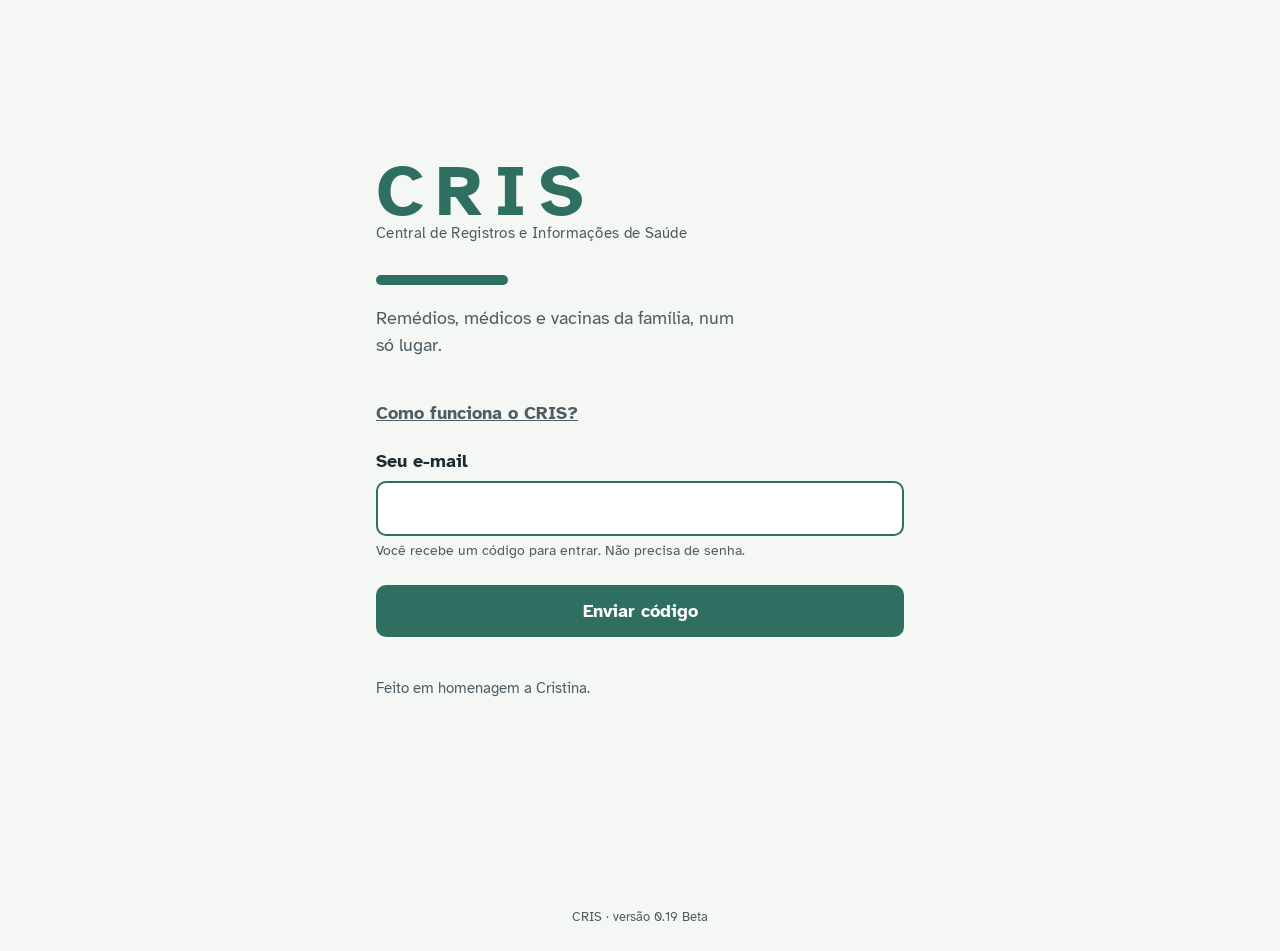
<file: index.html>
<!doctype html>
<html lang="pt-BR">
<head>
  <meta charset="utf-8">
  <meta name="viewport" content="width=device-width, initial-scale=1, viewport-fit=cover">
  <title>CRIS · Central de Registros e Informações de Saúde</title>
  <meta name="description" content="Registro de saúde da família">
  <meta name="theme-color" content="#2F6F62">
  <link rel="manifest" href="manifest.webmanifest">
  <link rel="icon" href="icons/icone-192.png">
  <link rel="apple-touch-icon" href="icons/icone-180.png">
  <meta name="apple-mobile-web-app-capable" content="yes">
  <meta name="mobile-web-app-capable" content="yes">
  <meta name="apple-mobile-web-app-title" content="CRIS">
  <meta name="apple-mobile-web-app-status-bar-style" content="default">
  <link rel="preconnect" href="https://fonts.googleapis.com">
  <link rel="preconnect" href="https://fonts.gstatic.com" crossorigin>
  <link href="https://fonts.googleapis.com/css2?family=Atkinson+Hyperlegible:wght@400;700&display=swap" rel="stylesheet">
  <link rel="stylesheet" href="css/estilo.css">
</head>
<body>
  <main id="app" aria-live="polite">
    <div class="carregando">Carregando…</div>
  </main>
  <footer class="versao">CRIS · versão <span id="versao-app"></span></footer>
  <div id="aviso" role="status" aria-live="polite"></div>
  <script type="module">
    import { VERSAO_APP } from './js/config.js';
    document.getElementById('versao-app').textContent = VERSAO_APP;
  </script>
  <script type="module" src="js/app.js"></script>
</body>
</html>
</file>
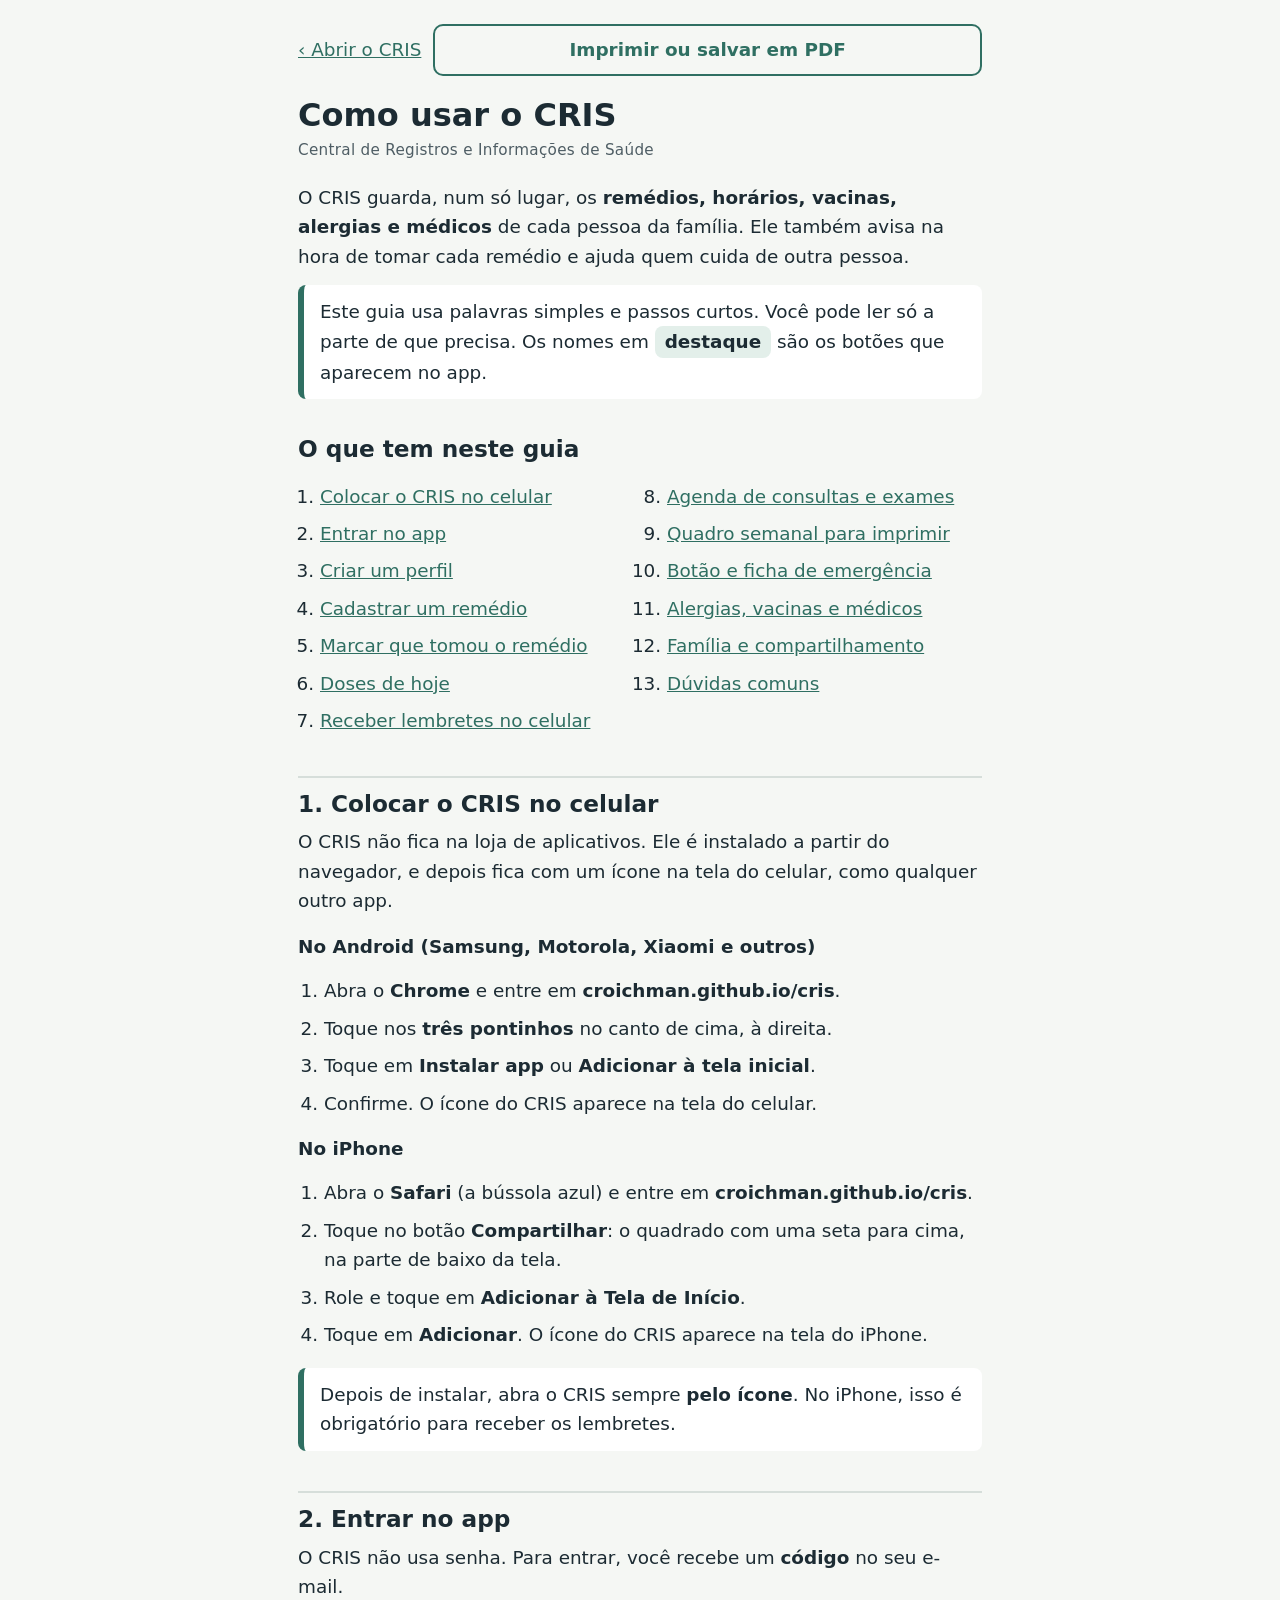
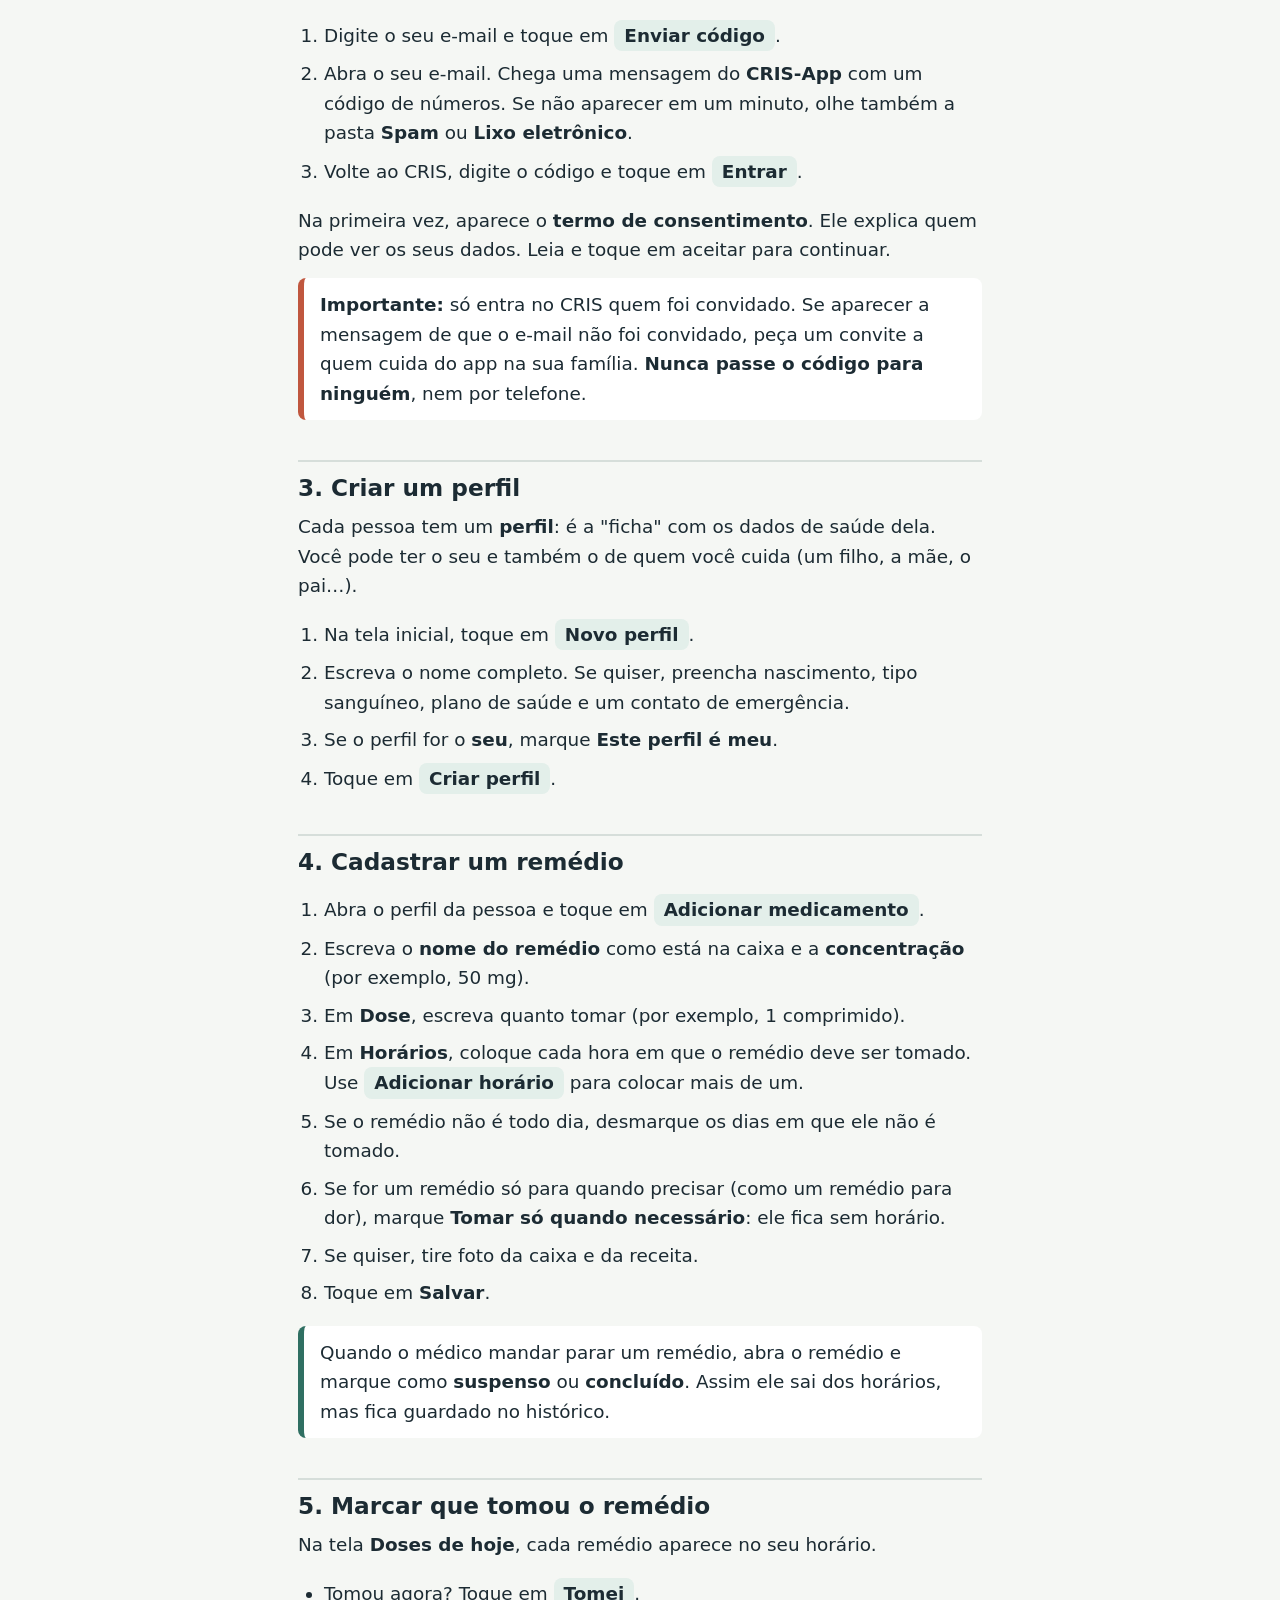
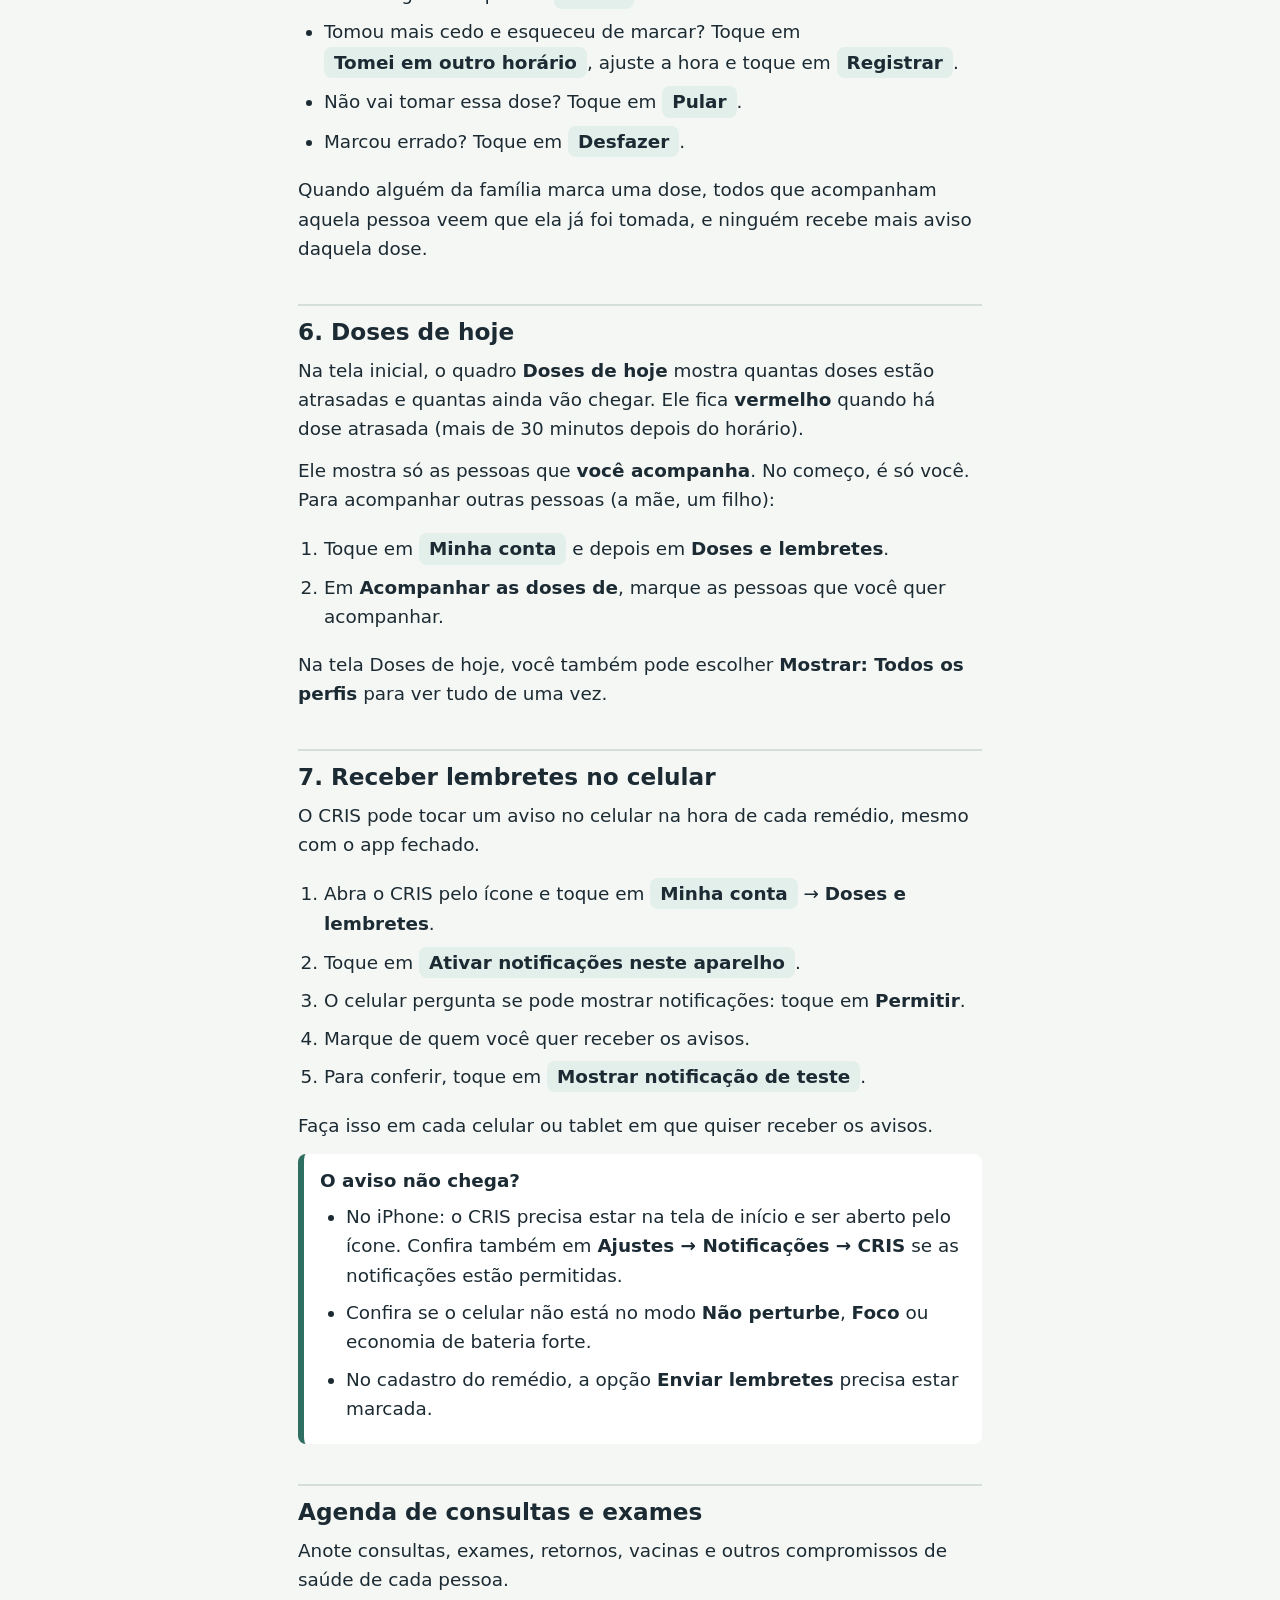
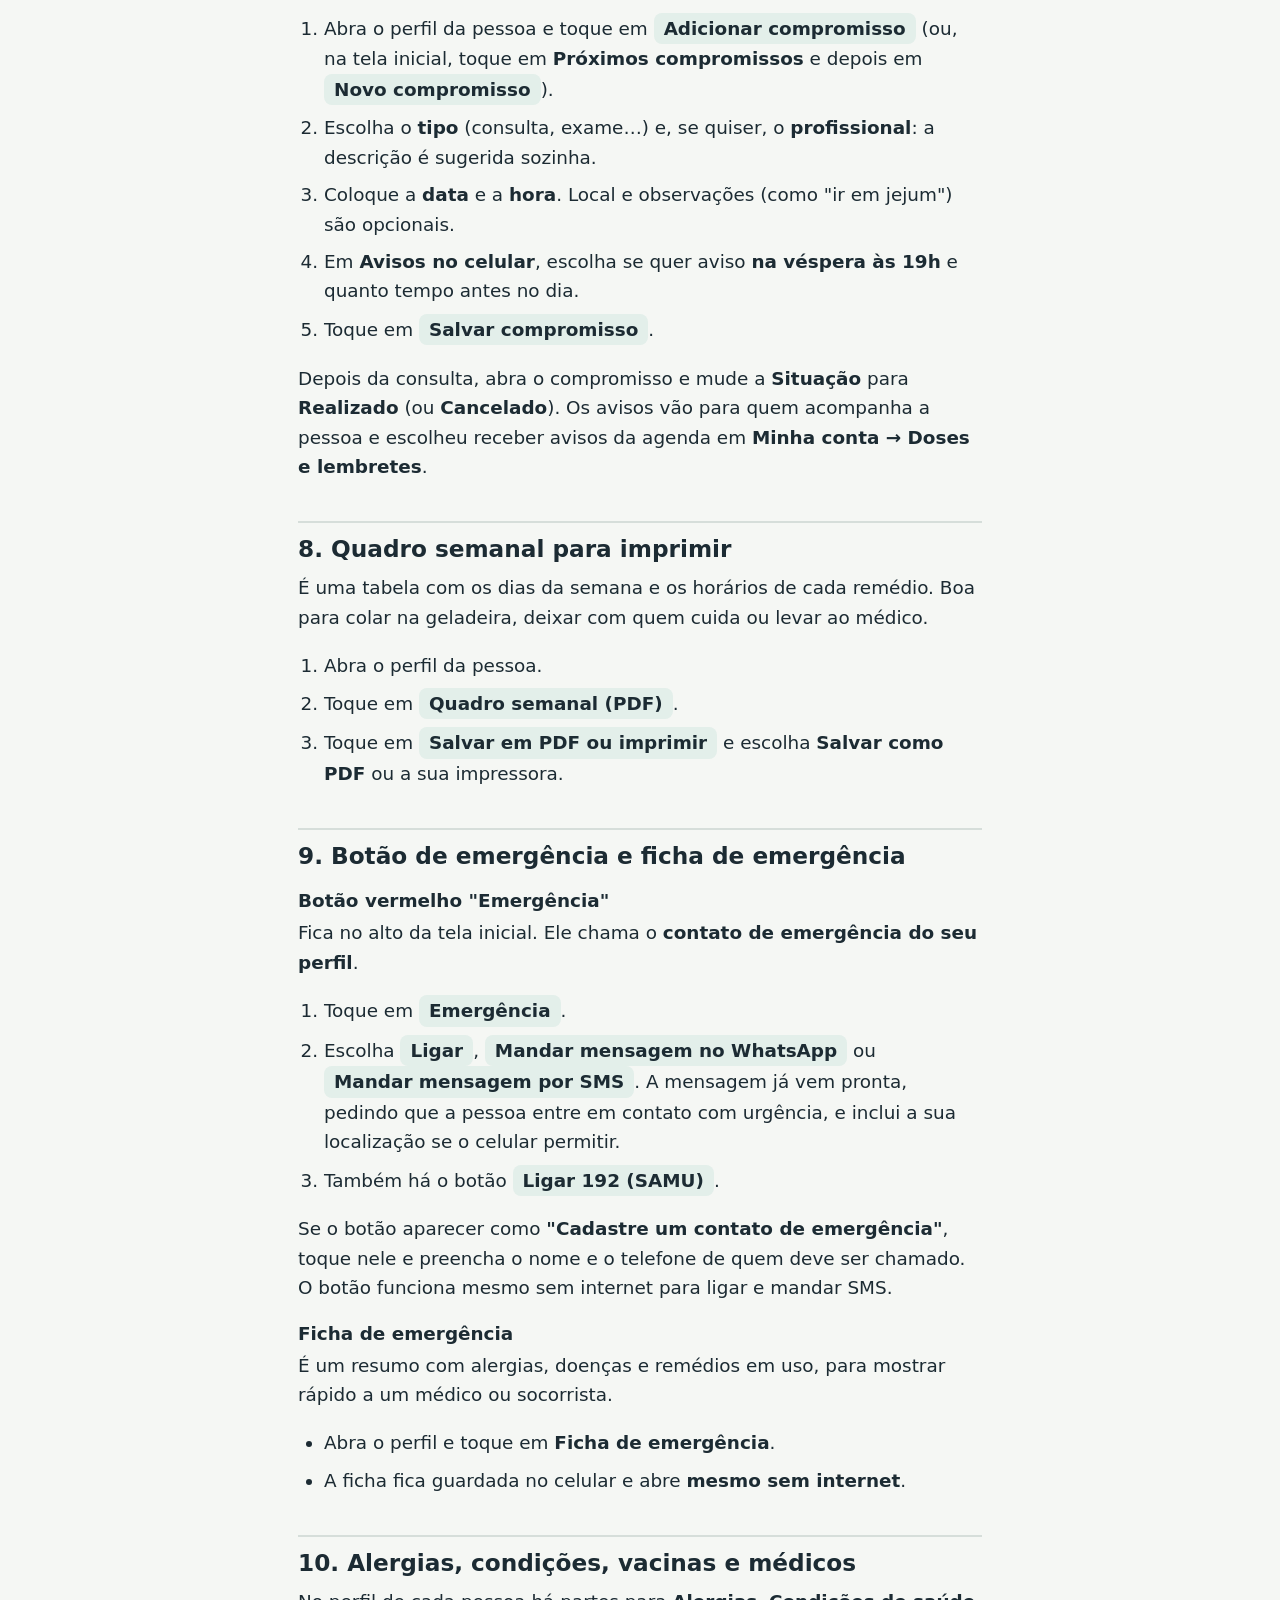
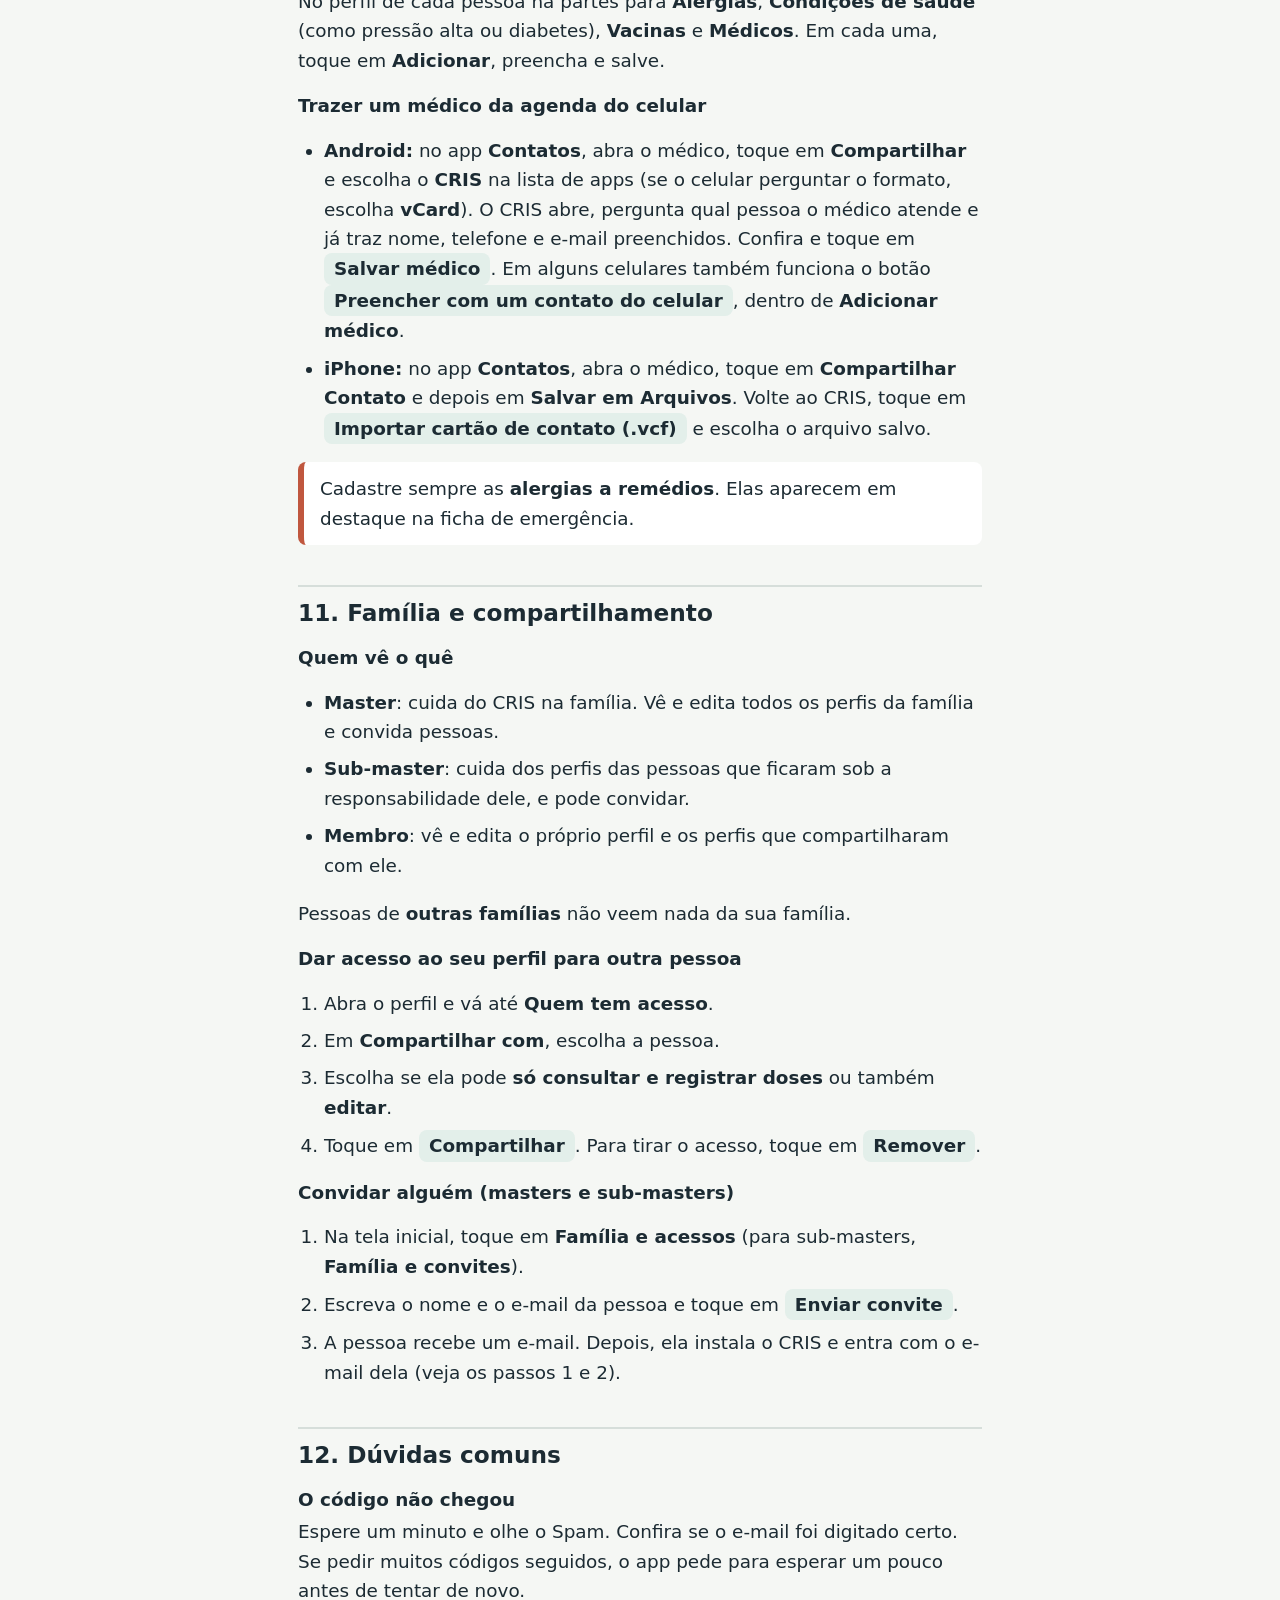
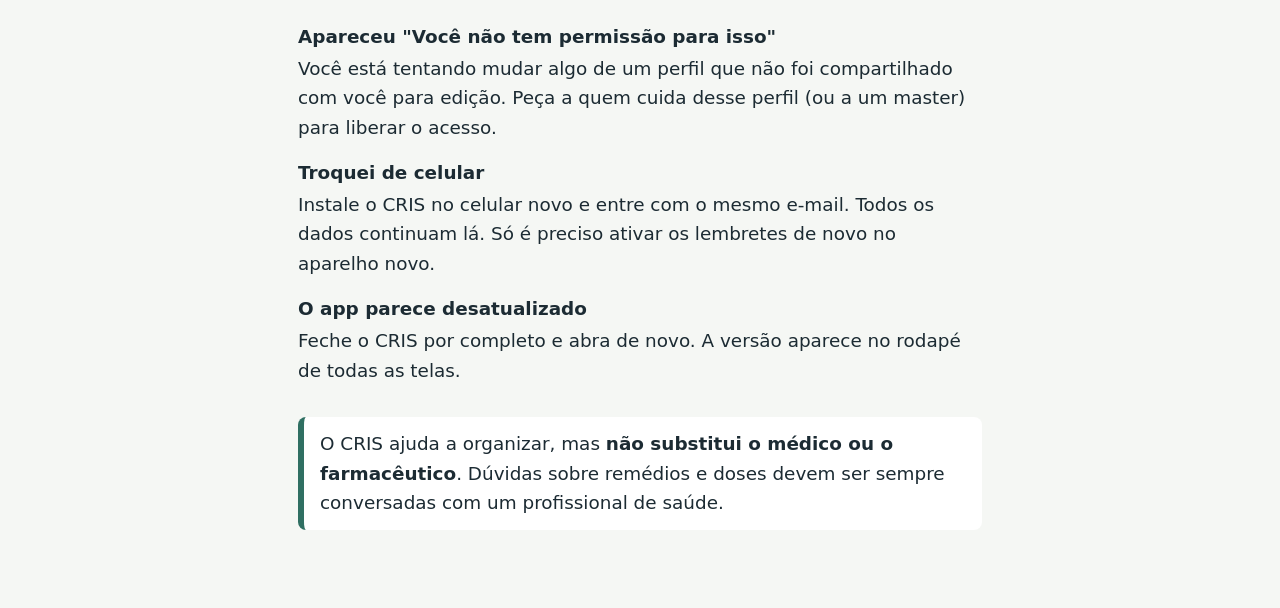
<file: ajuda.html>
<!doctype html>
<html lang="pt-BR">
<head>
  <meta charset="utf-8">
  <meta name="viewport" content="width=device-width, initial-scale=1">
  <title>Como usar o CRIS · Central de Registros e Informações de Saúde</title>
  <meta name="theme-color" content="#2F6F62">
  <link rel="icon" href="icons/icone-192.png">
  <link rel="stylesheet" href="css/estilo.css">
  <style>
    .ajuda-pagina { max-width: 720px; margin: 0 auto; padding: 24px 18px 64px; font-size: 1.15rem; line-height: 1.6; }
    .ajuda-pagina h1 { font-size: 2rem; margin: 0 0 4px; }
    .ajuda-pagina h2 { font-size: 1.45rem; margin: 40px 0 10px; padding-top: 12px; border-top: 2px solid var(--linha); }
    .ajuda-pagina h3 { font-size: 1.15rem; margin: 20px 0 6px; }
    .ajuda-pagina ol, .ajuda-pagina ul { padding-left: 26px; }
    .ajuda-pagina li { margin-bottom: 8px; }
    .ajuda-pagina .botao-nome { display: inline-block; padding: 1px 10px; border-radius: 8px; background: var(--menta); font-weight: 700; white-space: nowrap; }
    .ajuda-pagina .dica { background: var(--superficie); border-left: 6px solid var(--eucalipto); border-radius: 8px; padding: 12px 16px; margin: 14px 0; }
    .ajuda-pagina .atencao { border-left-color: #C0573E; }
    .ajuda-pagina .indice { columns: 2; column-gap: 32px; padding-left: 22px; }
    @media (max-width: 560px) { .ajuda-pagina .indice { columns: 1; } }
    .ajuda-pagina .topo-ajuda .voltar { white-space: nowrap; }
    .ajuda-pagina .topo-ajuda { display: flex; justify-content: space-between; align-items: center; gap: 12px; margin-bottom: 20px; }
    .ajuda-pagina .acronimo { margin: 0 0 20px; }
    @media print {
      .ajuda-pagina { font-size: 11pt; max-width: none; padding: 0; }
      .nao-imprimir { display: none !important; }
      .ajuda-pagina h2 { break-after: avoid; }
      .ajuda-pagina .dica { break-inside: avoid; }
    }
  </style>
</head>
<body>
<main class="ajuda-pagina">
  <div class="topo-ajuda nao-imprimir">
    <a class="voltar" href="./">‹ Abrir o CRIS</a>
    <button class="botao secundario" onclick="window.print()">Imprimir ou salvar em PDF</button>
  </div>

  <h1>Como usar o CRIS</h1>
  <p class="acronimo">Central de Registros e Informações de Saúde</p>

  <p>O CRIS guarda, num só lugar, os <strong>remédios, horários, vacinas, alergias e médicos</strong>
  de cada pessoa da família. Ele também avisa na hora de tomar cada remédio e ajuda quem cuida de outra pessoa.</p>

  <div class="dica">Este guia usa palavras simples e passos curtos. Você pode ler só a parte de que precisa.
  Os nomes em <span class="botao-nome">destaque</span> são os botões que aparecem no app.</div>

  <h2 style="border-top:0;margin-top:24px">O que tem neste guia</h2>
  <ol class="indice">
    <li><a href="#instalar">Colocar o CRIS no celular</a></li>
    <li><a href="#entrar">Entrar no app</a></li>
    <li><a href="#perfil">Criar um perfil</a></li>
    <li><a href="#remedio">Cadastrar um remédio</a></li>
    <li><a href="#tomei">Marcar que tomou o remédio</a></li>
    <li><a href="#hoje">Doses de hoje</a></li>
    <li><a href="#lembretes">Receber lembretes no celular</a></li>
    <li><a href="#agenda">Agenda de consultas e exames</a></li>
    <li><a href="#quadro">Quadro semanal para imprimir</a></li>
    <li><a href="#emergencia">Botão e ficha de emergência</a></li>
    <li><a href="#saude">Alergias, vacinas e médicos</a></li>
    <li><a href="#familia">Família e compartilhamento</a></li>
    <li><a href="#duvidas">Dúvidas comuns</a></li>
  </ol>

  <h2 id="instalar">1. Colocar o CRIS no celular</h2>
  <p>O CRIS não fica na loja de aplicativos. Ele é instalado a partir do navegador, e depois fica com um ícone
  na tela do celular, como qualquer outro app.</p>

  <h3>No Android (Samsung, Motorola, Xiaomi e outros)</h3>
  <ol>
    <li>Abra o <strong>Chrome</strong> e entre em <strong>croichman.github.io/cris</strong>.</li>
    <li>Toque nos <strong>três pontinhos</strong> no canto de cima, à direita.</li>
    <li>Toque em <strong>Instalar app</strong> ou <strong>Adicionar à tela inicial</strong>.</li>
    <li>Confirme. O ícone do CRIS aparece na tela do celular.</li>
  </ol>

  <h3>No iPhone</h3>
  <ol>
    <li>Abra o <strong>Safari</strong> (a bússola azul) e entre em <strong>croichman.github.io/cris</strong>.</li>
    <li>Toque no botão <strong>Compartilhar</strong>: o quadrado com uma seta para cima, na parte de baixo da tela.</li>
    <li>Role e toque em <strong>Adicionar à Tela de Início</strong>.</li>
    <li>Toque em <strong>Adicionar</strong>. O ícone do CRIS aparece na tela do iPhone.</li>
  </ol>
  <div class="dica">Depois de instalar, abra o CRIS sempre <strong>pelo ícone</strong>. No iPhone, isso é
  obrigatório para receber os lembretes.</div>

  <h2 id="entrar">2. Entrar no app</h2>
  <p>O CRIS não usa senha. Para entrar, você recebe um <strong>código</strong> no seu e-mail.</p>
  <ol>
    <li>Digite o seu e-mail e toque em <span class="botao-nome">Enviar código</span>.</li>
    <li>Abra o seu e-mail. Chega uma mensagem do <strong>CRIS-App</strong> com um código de números.
      Se não aparecer em um minuto, olhe também a pasta <strong>Spam</strong> ou <strong>Lixo eletrônico</strong>.</li>
    <li>Volte ao CRIS, digite o código e toque em <span class="botao-nome">Entrar</span>.</li>
  </ol>
  <p>Na primeira vez, aparece o <strong>termo de consentimento</strong>. Ele explica quem pode ver os seus dados.
  Leia e toque em aceitar para continuar.</p>
  <div class="dica atencao"><strong>Importante:</strong> só entra no CRIS quem foi convidado. Se aparecer a
  mensagem de que o e-mail não foi convidado, peça um convite a quem cuida do app na sua família.
  <strong>Nunca passe o código para ninguém</strong>, nem por telefone.</div>

  <h2 id="perfil">3. Criar um perfil</h2>
  <p>Cada pessoa tem um <strong>perfil</strong>: é a "ficha" com os dados de saúde dela.
  Você pode ter o seu e também o de quem você cuida (um filho, a mãe, o pai…).</p>
  <ol>
    <li>Na tela inicial, toque em <span class="botao-nome">Novo perfil</span>.</li>
    <li>Escreva o nome completo. Se quiser, preencha nascimento, tipo sanguíneo, plano de saúde e um contato de emergência.</li>
    <li>Se o perfil for o <strong>seu</strong>, marque <strong>Este perfil é meu</strong>.</li>
    <li>Toque em <span class="botao-nome">Criar perfil</span>.</li>
  </ol>

  <h2 id="remedio">4. Cadastrar um remédio</h2>
  <ol>
    <li>Abra o perfil da pessoa e toque em <span class="botao-nome">Adicionar medicamento</span>.</li>
    <li>Escreva o <strong>nome do remédio</strong> como está na caixa e a <strong>concentração</strong> (por exemplo, 50 mg).</li>
    <li>Em <strong>Dose</strong>, escreva quanto tomar (por exemplo, 1 comprimido).</li>
    <li>Em <strong>Horários</strong>, coloque cada hora em que o remédio deve ser tomado. Use
      <span class="botao-nome">Adicionar horário</span> para colocar mais de um.</li>
    <li>Se o remédio não é todo dia, desmarque os dias em que ele não é tomado.</li>
    <li>Se for um remédio só para quando precisar (como um remédio para dor), marque <strong>Tomar só quando necessário</strong>: ele fica sem horário.</li>
    <li>Se quiser, tire foto da caixa e da receita.</li>
    <li>Toque em <strong>Salvar</strong>.</li>
  </ol>
  <div class="dica">Quando o médico mandar parar um remédio, abra o remédio e marque como <strong>suspenso</strong>
  ou <strong>concluído</strong>. Assim ele sai dos horários, mas fica guardado no histórico.</div>

  <h2 id="tomei">5. Marcar que tomou o remédio</h2>
  <p>Na tela <strong>Doses de hoje</strong>, cada remédio aparece no seu horário.</p>
  <ul>
    <li>Tomou agora? Toque em <span class="botao-nome">Tomei</span>.</li>
    <li>Tomou mais cedo e esqueceu de marcar? Toque em <span class="botao-nome">Tomei em outro horário</span>,
      ajuste a hora e toque em <span class="botao-nome">Registrar</span>.</li>
    <li>Não vai tomar essa dose? Toque em <span class="botao-nome">Pular</span>.</li>
    <li>Marcou errado? Toque em <span class="botao-nome">Desfazer</span>.</li>
  </ul>
  <p>Quando alguém da família marca uma dose, todos que acompanham aquela pessoa veem que ela já foi tomada,
  e ninguém recebe mais aviso daquela dose.</p>

  <h2 id="hoje">6. Doses de hoje</h2>
  <p>Na tela inicial, o quadro <strong>Doses de hoje</strong> mostra quantas doses estão atrasadas e quantas ainda vão chegar.
  Ele fica <strong>vermelho</strong> quando há dose atrasada (mais de 30 minutos depois do horário).</p>
  <p>Ele mostra só as pessoas que <strong>você acompanha</strong>. No começo, é só você.
  Para acompanhar outras pessoas (a mãe, um filho):</p>
  <ol>
    <li>Toque em <span class="botao-nome">Minha conta</span> e depois em <strong>Doses e lembretes</strong>.</li>
    <li>Em <strong>Acompanhar as doses de</strong>, marque as pessoas que você quer acompanhar.</li>
  </ol>
  <p>Na tela Doses de hoje, você também pode escolher <strong>Mostrar: Todos os perfis</strong> para ver tudo de uma vez.</p>

  <h2 id="lembretes">7. Receber lembretes no celular</h2>
  <p>O CRIS pode tocar um aviso no celular na hora de cada remédio, mesmo com o app fechado.</p>
  <ol>
    <li>Abra o CRIS pelo ícone e toque em <span class="botao-nome">Minha conta</span> → <strong>Doses e lembretes</strong>.</li>
    <li>Toque em <span class="botao-nome">Ativar notificações neste aparelho</span>.</li>
    <li>O celular pergunta se pode mostrar notificações: toque em <strong>Permitir</strong>.</li>
    <li>Marque de quem você quer receber os avisos.</li>
    <li>Para conferir, toque em <span class="botao-nome">Mostrar notificação de teste</span>.</li>
  </ol>
  <p>Faça isso em cada celular ou tablet em que quiser receber os avisos.</p>
  <div class="dica"><strong>O aviso não chega?</strong>
    <ul style="margin:6px 0 0">
      <li>No iPhone: o CRIS precisa estar na tela de início e ser aberto pelo ícone. Confira também em
        <strong>Ajustes → Notificações → CRIS</strong> se as notificações estão permitidas.</li>
      <li>Confira se o celular não está no modo <strong>Não perturbe</strong>, <strong>Foco</strong> ou economia de bateria forte.</li>
      <li>No cadastro do remédio, a opção <strong>Enviar lembretes</strong> precisa estar marcada.</li>
    </ul>
  </div>

  <h2 id="agenda">Agenda de consultas e exames</h2>
  <p>Anote consultas, exames, retornos, vacinas e outros compromissos de saúde de cada pessoa.</p>
  <ol>
    <li>Abra o perfil da pessoa e toque em <span class="botao-nome">Adicionar compromisso</span>
      (ou, na tela inicial, toque em <strong>Próximos compromissos</strong> e depois em <span class="botao-nome">Novo compromisso</span>).</li>
    <li>Escolha o <strong>tipo</strong> (consulta, exame…) e, se quiser, o <strong>profissional</strong>: a descrição é sugerida sozinha.</li>
    <li>Coloque a <strong>data</strong> e a <strong>hora</strong>. Local e observações (como "ir em jejum") são opcionais.</li>
    <li>Em <strong>Avisos no celular</strong>, escolha se quer aviso <strong>na véspera às 19h</strong> e quanto tempo antes no dia.</li>
    <li>Toque em <span class="botao-nome">Salvar compromisso</span>.</li>
  </ol>
  <p>Depois da consulta, abra o compromisso e mude a <strong>Situação</strong> para <strong>Realizado</strong> (ou <strong>Cancelado</strong>).
  Os avisos vão para quem acompanha a pessoa e escolheu receber avisos da agenda em
  <strong>Minha conta → Doses e lembretes</strong>.</p>

  <h2 id="quadro">8. Quadro semanal para imprimir</h2>
  <p>É uma tabela com os dias da semana e os horários de cada remédio. Boa para colar na geladeira,
  deixar com quem cuida ou levar ao médico.</p>
  <ol>
    <li>Abra o perfil da pessoa.</li>
    <li>Toque em <span class="botao-nome">Quadro semanal (PDF)</span>.</li>
    <li>Toque em <span class="botao-nome">Salvar em PDF ou imprimir</span> e escolha <strong>Salvar como PDF</strong> ou a sua impressora.</li>
  </ol>

  <h2 id="emergencia">9. Botão de emergência e ficha de emergência</h2>
  <h3>Botão vermelho "Emergência"</h3>
  <p>Fica no alto da tela inicial. Ele chama o <strong>contato de emergência do seu perfil</strong>.</p>
  <ol>
    <li>Toque em <span class="botao-nome">Emergência</span>.</li>
    <li>Escolha <span class="botao-nome">Ligar</span>, <span class="botao-nome">Mandar mensagem no WhatsApp</span>
      ou <span class="botao-nome">Mandar mensagem por SMS</span>. A mensagem já vem pronta, pedindo que a pessoa
      entre em contato com urgência, e inclui a sua localização se o celular permitir.</li>
    <li>Também há o botão <span class="botao-nome">Ligar 192 (SAMU)</span>.</li>
  </ol>
  <p>Se o botão aparecer como <strong>"Cadastre um contato de emergência"</strong>, toque nele e preencha o nome e o
  telefone de quem deve ser chamado. O botão funciona mesmo sem internet para ligar e mandar SMS.</p>
  <h3>Ficha de emergência</h3>
  <p>É um resumo com alergias, doenças e remédios em uso, para mostrar rápido a um médico ou socorrista.</p>
  <ul>
    <li>Abra o perfil e toque em <strong>Ficha de emergência</strong>.</li>
    <li>A ficha fica guardada no celular e abre <strong>mesmo sem internet</strong>.</li>
  </ul>

  <h2 id="saude">10. Alergias, condições, vacinas e médicos</h2>
  <p>No perfil de cada pessoa há partes para <strong>Alergias</strong>, <strong>Condições de saúde</strong>
  (como pressão alta ou diabetes), <strong>Vacinas</strong> e <strong>Médicos</strong>.
  Em cada uma, toque em <strong>Adicionar</strong>, preencha e salve.</p>
  <h3>Trazer um médico da agenda do celular</h3>
  <ul>
    <li><strong>Android:</strong> no app <strong>Contatos</strong>, abra o médico, toque em <strong>Compartilhar</strong>
      e escolha o <strong>CRIS</strong> na lista de apps (se o celular perguntar o formato, escolha <strong>vCard</strong>).
      O CRIS abre, pergunta qual pessoa o médico atende e já traz nome, telefone e e-mail preenchidos.
      Confira e toque em <span class="botao-nome">Salvar médico</span>. Em alguns celulares também funciona o botão
      <span class="botao-nome">Preencher com um contato do celular</span>, dentro de <strong>Adicionar médico</strong>.</li>
    <li><strong>iPhone:</strong> no app <strong>Contatos</strong>, abra o médico, toque em <strong>Compartilhar Contato</strong>
      e depois em <strong>Salvar em Arquivos</strong>. Volte ao CRIS, toque em
      <span class="botao-nome">Importar cartão de contato (.vcf)</span> e escolha o arquivo salvo.</li>
  </ul>
  <div class="dica atencao">Cadastre sempre as <strong>alergias a remédios</strong>. Elas aparecem em destaque na ficha de emergência.</div>

  <h2 id="familia">11. Família e compartilhamento</h2>
  <h3>Quem vê o quê</h3>
  <ul>
    <li><strong>Master</strong>: cuida do CRIS na família. Vê e edita todos os perfis da família e convida pessoas.</li>
    <li><strong>Sub-master</strong>: cuida dos perfis das pessoas que ficaram sob a responsabilidade dele, e pode convidar.</li>
    <li><strong>Membro</strong>: vê e edita o próprio perfil e os perfis que compartilharam com ele.</li>
  </ul>
  <p>Pessoas de <strong>outras famílias</strong> não veem nada da sua família.</p>

  <h3>Dar acesso ao seu perfil para outra pessoa</h3>
  <ol>
    <li>Abra o perfil e vá até <strong>Quem tem acesso</strong>.</li>
    <li>Em <strong>Compartilhar com</strong>, escolha a pessoa.</li>
    <li>Escolha se ela pode <strong>só consultar e registrar doses</strong> ou também <strong>editar</strong>.</li>
    <li>Toque em <span class="botao-nome">Compartilhar</span>. Para tirar o acesso, toque em <span class="botao-nome">Remover</span>.</li>
  </ol>

  <h3>Convidar alguém (masters e sub-masters)</h3>
  <ol>
    <li>Na tela inicial, toque em <strong>Família e acessos</strong> (para sub-masters, <strong>Família e convites</strong>).</li>
    <li>Escreva o nome e o e-mail da pessoa e toque em <span class="botao-nome">Enviar convite</span>.</li>
    <li>A pessoa recebe um e-mail. Depois, ela instala o CRIS e entra com o e-mail dela (veja os passos 1 e 2).</li>
  </ol>

  <h2 id="duvidas">12. Dúvidas comuns</h2>
  <h3>O código não chegou</h3>
  <p>Espere um minuto e olhe o Spam. Confira se o e-mail foi digitado certo. Se pedir muitos códigos seguidos,
  o app pede para esperar um pouco antes de tentar de novo.</p>
  <h3>Apareceu "Você não tem permissão para isso"</h3>
  <p>Você está tentando mudar algo de um perfil que não foi compartilhado com você para edição.
  Peça a quem cuida desse perfil (ou a um master) para liberar o acesso.</p>
  <h3>Troquei de celular</h3>
  <p>Instale o CRIS no celular novo e entre com o mesmo e-mail. Todos os dados continuam lá.
  Só é preciso ativar os lembretes de novo no aparelho novo.</p>
  <h3>O app parece desatualizado</h3>
  <p>Feche o CRIS por completo e abra de novo. A versão aparece no rodapé de todas as telas.</p>

  <div class="dica" style="margin-top:32px">O CRIS ajuda a organizar, mas <strong>não substitui o médico ou o farmacêutico</strong>.
  Dúvidas sobre remédios e doses devem ser sempre conversadas com um profissional de saúde.</div>
</main>
</body>
</html>
</file>
<file: css/estilo.css>
/* CRIS — estilos
   Ideia visual: a "tarja" das caixas de remédio. Cada perfil tem uma cor própria,
   usada como faixa na ficha. O resto da interface fica calmo e muito legível. */

:root {
  --papel: #F5F7F4;
  --superficie: #FFFFFF;
  --tinta: #1C2B33;
  --tinta-suave: #4E5D64;
  --linha: #D6DEDA;
  --eucalipto: #2F6F62;
  --eucalipto-escuro: #24574D;
  --menta: #E3EFEA;
  --alerta: #B3261E;
  --alerta-fundo: #FBE9E7;
  --ambar: #9A5B00;

  --raio: 14px;
  --raio-pequeno: 10px;
  --toque: 52px;
  --largura: 560px;
  --fonte: 'Atkinson Hyperlegible', system-ui, -apple-system, 'Segoe UI', Roboto, sans-serif;
}

@media (prefers-color-scheme: dark) {
  :root:not([data-theme="light"]) {
    --papel: #12191C;
    --superficie: #1B2428;
    --tinta: #E8EEEB;
    --tinta-suave: #A9B6B1;
    --linha: #2F3B3F;
    --eucalipto: #6FB8A6;
    --eucalipto-escuro: #8CCAB9;
    --menta: #1F3330;
    --alerta: #F2B8B5;
    --alerta-fundo: #3A1F1D;
    --ambar: #F0B65A;
  }
}

* { box-sizing: border-box; }

html { -webkit-text-size-adjust: 100%; }

body {
  margin: 0;
  background: var(--papel);
  color: var(--tinta);
  font-family: var(--fonte);
  font-size: 18px;
  line-height: 1.5;
  -webkit-font-smoothing: antialiased;
}

#app {
  max-width: var(--largura);
  margin: 0 auto;
  padding: max(16px, env(safe-area-inset-top)) 16px calc(32px + env(safe-area-inset-bottom));
  min-height: 100dvh;
}

h1, h2, h3 { line-height: 1.2; margin: 0; }
h1 { font-size: 1.75rem; }
h2 { font-size: 1.25rem; }
h3 { font-size: 1.05rem; }
p { margin: 0 0 12px; }
a { color: var(--eucalipto); }

:focus-visible {
  outline: 3px solid var(--eucalipto);
  outline-offset: 2px;
}

.carregando {
  padding: 40vh 0 0;
  text-align: center;
  color: var(--tinta-suave);
}

/* ---------- Topo ---------- */
.topo {
  display: flex;
  align-items: center;
  justify-content: space-between;
  gap: 12px;
  margin-bottom: 24px;
}
.topo .voltar {
  display: inline-flex;
  align-items: center;
  gap: 6px;
  min-height: 44px;
  padding: 0 4px;
  color: var(--eucalipto);
  text-decoration: none;
  font-weight: 700;
}
.marca {
  font-weight: 700;
  font-size: 1.5rem;
  letter-spacing: 0.18em;
  color: var(--eucalipto);
}

/* ---------- Entrada ---------- */
.entrada {
  min-height: calc(100dvh - 64px);
  display: flex;
  flex-direction: column;
  justify-content: center;
}
.entrada .marca-grande {
  font-size: 4.5rem;
  font-weight: 700;
  letter-spacing: 0.16em;
  line-height: 1;
  color: var(--eucalipto);
  margin: 0;
}
.entrada .tarja-entrada {
  height: 10px;
  width: 132px;
  border-radius: 5px;
  background: var(--eucalipto);
  margin: 18px 0 20px;
}
.entrada .subtitulo {
  font-size: 1.15rem;
  color: var(--tinta-suave);
  margin-bottom: 32px;
  max-width: 30ch;
}
.entrada .homenagem {
  margin-top: 40px;
  font-size: 0.95rem;
  color: var(--tinta-suave);
}

/* ---------- Formulários ---------- */
.campo { margin-bottom: 18px; }
.campo label {
  display: block;
  font-weight: 700;
  margin-bottom: 6px;
}
.campo .ajuda {
  display: block;
  font-size: 0.9rem;
  color: var(--tinta-suave);
  margin-top: 4px;
}
input, select, textarea {
  width: 100%;
  min-height: var(--toque);
  padding: 12px 14px;
  font: inherit;
  color: var(--tinta);
  background: var(--superficie);
  border: 2px solid var(--linha);
  border-radius: var(--raio-pequeno);
}
textarea { min-height: 110px; resize: vertical; }
input:focus, select:focus, textarea:focus {
  border-color: var(--eucalipto);
  outline: none;
}
input.codigo {
  font-size: 1.6rem;
  letter-spacing: 0.4em;
  text-align: center;
}
.linha-dupla {
  display: grid;
  grid-template-columns: 1fr 1fr;
  gap: 12px;
}
.marcar {
  display: flex;
  gap: 12px;
  align-items: flex-start;
  padding: 14px;
  background: var(--menta);
  border-radius: var(--raio-pequeno);
  margin-bottom: 18px;
  cursor: pointer;
}
.marcar input {
  width: 24px;
  min-height: 24px;
  height: 24px;
  margin: 2px 0 0;
  accent-color: var(--eucalipto);
  flex: none;
}
fieldset { border: 0; padding: 0; margin: 0 0 8px; }
legend {
  font-weight: 700;
  font-size: 1.05rem;
  margin: 12px 0 12px;
  padding: 0;
  color: var(--tinta-suave);
}

/* ---------- Botões ---------- */
.botao {
  display: inline-flex;
  align-items: center;
  justify-content: center;
  gap: 8px;
  min-height: var(--toque);
  padding: 0 22px;
  font: inherit;
  font-weight: 700;
  border-radius: var(--raio-pequeno);
  border: 2px solid transparent;
  cursor: pointer;
  text-decoration: none;
  width: 100%;
}
.botao.principal { background: var(--eucalipto); color: #fff; }
.botao.principal:hover { background: var(--eucalipto-escuro); }
@media (prefers-color-scheme: dark) {
  :root:not([data-theme="light"]) .botao.principal { color: #0F1B18; }
}
.botao.secundario {
  background: transparent;
  color: var(--eucalipto);
  border-color: var(--eucalipto);
}
.botao.discreto {
  background: transparent;
  color: var(--tinta-suave);
  width: auto;
  padding: 0 8px;
}
.botao.perigo {
  background: transparent;
  color: var(--alerta);
  border-color: var(--alerta);
}
.botao[disabled] { opacity: 0.55; cursor: wait; }
.botoes { display: grid; gap: 12px; margin-top: 24px; }

.erro {
  background: var(--alerta-fundo);
  color: var(--alerta);
  padding: 12px 14px;
  border-radius: var(--raio-pequeno);
  margin-bottom: 16px;
  font-weight: 700;
}

/* ---------- Lista de perfis ---------- */
.saudacao { margin-bottom: 28px; }
.saudacao p { color: var(--tinta-suave); margin: 6px 0 0; }

.grupo { margin-bottom: 28px; }
.grupo > h2 {
  font-size: 1rem;
  color: var(--tinta-suave);
  margin-bottom: 10px;
}
.fichas { list-style: none; padding: 0; margin: 0; display: grid; gap: 10px; }

.ficha {
  display: flex;
  align-items: stretch;
  background: var(--superficie);
  border: 1px solid var(--linha);
  border-radius: var(--raio);
  text-decoration: none;
  color: inherit;
  overflow: hidden;
  min-height: 76px;
}
.ficha .tarja {
  width: 12px;
  flex: none;
  background: var(--cor-perfil, var(--eucalipto));
}
.ficha .conteudo {
  flex: 1;
  padding: 14px 16px;
  display: flex;
  flex-direction: column;
  justify-content: center;
  gap: 2px;
}
.ficha .nome { font-weight: 700; font-size: 1.15rem; }
.ficha .detalhe { color: var(--tinta-suave); font-size: 0.95rem; }
.ficha .seta {
  align-self: center;
  padding-right: 16px;
  color: var(--tinta-suave);
  font-size: 1.4rem;
}
.ficha:active { background: var(--menta); }

.selo {
  display: inline-block;
  font-size: 0.8rem;
  font-weight: 700;
  padding: 2px 8px;
  border-radius: 999px;
  background: var(--menta);
  color: var(--eucalipto-escuro);
  margin-left: 6px;
  vertical-align: 2px;
}

.vazio {
  background: var(--superficie);
  border: 2px dashed var(--linha);
  border-radius: var(--raio);
  padding: 24px 20px;
  text-align: center;
  color: var(--tinta-suave);
}

/* ---------- Página do perfil ---------- */
.cabeca-perfil {
  border-radius: var(--raio);
  overflow: hidden;
  background: var(--superficie);
  border: 1px solid var(--linha);
  margin-bottom: 24px;
}
.cabeca-perfil .tarja-larga {
  background: var(--cor-perfil, var(--eucalipto));
  color: #fff;
  padding: 22px 20px 18px;
}
.cabeca-perfil .tarja-larga h1 { font-size: 1.9rem; }
.cabeca-perfil .tarja-larga p { margin: 4px 0 0; opacity: 0.92; }
.cabeca-perfil .resumo {
  display: grid;
  grid-template-columns: repeat(2, 1fr);
}
.cabeca-perfil .resumo div {
  padding: 14px 20px;
  border-top: 1px solid var(--linha);
}
.cabeca-perfil .resumo div:nth-child(odd) { border-right: 1px solid var(--linha); }
.cabeca-perfil .resumo dt { font-size: 0.85rem; color: var(--tinta-suave); }
.cabeca-perfil .resumo dd { margin: 0; font-weight: 700; font-size: 1.15rem; }

.bloco {
  background: var(--superficie);
  border: 1px solid var(--linha);
  border-radius: var(--raio);
  padding: 18px 20px;
  margin-bottom: 16px;
}
.bloco h2 { margin-bottom: 12px; }
.bloco dl { margin: 0; }
.bloco dt { font-size: 0.9rem; color: var(--tinta-suave); }
.bloco dd { margin: 0 0 12px; }
.bloco dd:last-child { margin-bottom: 0; }
.bloco .ligar {
  display: inline-flex;
  min-height: 44px;
  align-items: center;
  font-weight: 700;
}

.secoes { list-style: none; padding: 0; margin: 0 0 16px; }
.secoes li {
  display: flex;
  justify-content: space-between;
  align-items: center;
  padding: 16px 20px;
  background: var(--superficie);
  border: 1px solid var(--linha);
  border-bottom-width: 0;
}
.secoes li:first-child { border-radius: var(--raio) var(--raio) 0 0; }
.secoes li:last-child { border-bottom-width: 1px; border-radius: 0 0 var(--raio) var(--raio); }
.secoes .em-breve { font-size: 0.9rem; color: var(--tinta-suave); }

.acesso {
  font-size: 0.95rem;
  color: var(--tinta-suave);
  margin: 0 0 16px;
}

/* ---------- Aviso (toast) ---------- */
#aviso {
  position: fixed;
  left: 50%;
  bottom: calc(24px + env(safe-area-inset-bottom));
  transform: translate(-50%, 20px);
  background: var(--tinta);
  color: var(--papel);
  padding: 12px 20px;
  border-radius: 999px;
  font-weight: 700;
  opacity: 0;
  pointer-events: none;
  transition: opacity 0.2s, transform 0.2s;
  width: max-content;
  max-width: calc(100% - 32px);
  text-align: center;
}
#aviso.visivel { opacity: 1; transform: translate(-50%, 0); }

@media (prefers-reduced-motion: reduce) {
  #aviso { transition: none; }
}

/* ======================================================================
   Etapa 2: medicamentos e doses
   ====================================================================== */
[hidden] { display: none !important; }

.link-discreto {
  display: inline-flex;
  align-items: center;
  min-height: 44px;
  color: var(--tinta-suave);
  font-weight: 700;
}
.acoes-bloco { display: grid; gap: 4px; margin-top: 16px; }

/* Lista de medicamentos */
.lista-med { list-style: none; padding: 0; margin: 0; }
.lista-med li + li { border-top: 1px solid var(--linha); }
.lista-med a {
  display: flex;
  flex-direction: column;
  gap: 2px;
  padding: 12px 0;
  color: inherit;
  text-decoration: none;
}
.med-nome { font-weight: 700; font-size: 1.08rem; }
.med-ativo { color: var(--tinta-suave); font-style: italic; font-size: 0.95rem; }
.med-quando { color: var(--tinta-suave); font-size: 0.95rem; }

.selo-em_uso { background: var(--menta); color: var(--eucalipto-escuro); }
.selo-suspenso { background: var(--alerta-fundo); color: var(--alerta); }
.selo-concluido { background: var(--linha); color: var(--tinta-suave); }

/* Cabeçalho do medicamento: a tarja da caixa de remédio */
.cabeca-med {
  background: var(--superficie);
  border: 1px solid var(--linha);
  border-left: 12px solid var(--cor-perfil, var(--eucalipto));
  border-radius: var(--raio);
  padding: 18px 20px;
  margin-bottom: 16px;
}
.cabeca-med .selo { margin: 0 0 8px; }
.cabeca-med h1 { font-size: 1.6rem; }
.med-ativo-grande { font-style: italic; color: var(--tinta-suave); margin: 4px 0 8px; font-size: 1.05rem; }
.cabeca-med .acesso { margin: 0; }

/* Fotos */
.miniaturas { display: grid; grid-template-columns: 1fr 1fr; gap: 12px; }
.miniatura {
  display: flex; flex-direction: column; gap: 6px;
  color: var(--tinta-suave); text-decoration: none; font-weight: 700; font-size: 0.95rem;
}
.miniatura img, .foto-atual img {
  width: 100%; aspect-ratio: 4 / 3; object-fit: cover;
  border-radius: var(--raio-pequeno); border: 1px solid var(--linha); background: var(--menta);
}
.foto-atual { display: grid; grid-template-columns: 120px 1fr; gap: 12px; align-items: center; margin-bottom: 10px; }
.marcar-simples { display: flex; gap: 8px; align-items: center; font-weight: 400 !important; }
.marcar-simples input { width: 22px; min-height: 22px; height: 22px; accent-color: var(--alerta); }
input[type=file] { padding: 10px; font-size: 0.95rem; }

/* Histórico de doses */
.historico-doses { list-style: none; padding: 0; margin: 0; }
.historico-doses li {
  display: flex; justify-content: space-between; gap: 12px;
  padding: 10px 0; border-top: 1px solid var(--linha);
}
.historico-doses li:first-child { border-top: 0; padding-top: 0; }

.opcoes { display: grid; gap: 8px; margin-bottom: 8px; }
.opcoes .marcar { margin-bottom: 0; }

/* Editor de horários */
.horario {
  background: var(--superficie);
  border: 2px solid var(--linha);
  border-radius: var(--raio-pequeno);
  padding: 12px;
  margin-bottom: 12px;
}
.horario-topo { display: flex; gap: 8px; align-items: center; margin-bottom: 10px; }
.horario-topo input[type=time] { flex: 1; font-size: 1.3rem; font-weight: 700; }
.dias { display: grid; grid-template-columns: repeat(7, 1fr); gap: 6px; }
.dia {
  min-height: 44px;
  border-radius: 999px;
  border: 2px solid var(--linha);
  background: transparent;
  color: var(--tinta-suave);
  font: inherit;
  font-weight: 700;
  cursor: pointer;
}
.dia[aria-pressed=true] { background: var(--eucalipto); border-color: var(--eucalipto); color: #fff; }
@media (prefers-color-scheme: dark) {
  :root:not([data-theme="light"]) .dia[aria-pressed=true] { color: #0F1B18; }
}

/* Cartão "Doses de hoje" na tela inicial */
.cartao-hoje {
  display: flex;
  align-items: center;
  gap: 12px;
  padding: 18px 20px;
  margin-bottom: 28px;
  border-radius: var(--raio);
  background: var(--eucalipto);
  color: #fff;
  text-decoration: none;
}
.cartao-hoje .conteudo { flex: 1; display: flex; flex-direction: column; gap: 2px; }
.cartao-hoje .nome { font-weight: 700; font-size: 1.2rem; }
.cartao-hoje .detalhe { opacity: 0.92; }
.cartao-hoje .seta { font-size: 1.6rem; }
.cartao-hoje.com-atraso { background: var(--alerta); }
@media (prefers-color-scheme: dark) {
  :root:not([data-theme="light"]) .cartao-hoje { color: #0F1B18; }
  :root:not([data-theme="light"]) .cartao-hoje.com-atraso { background: #E8A29D; }
}

/* Doses do dia: o horário é o que se lê primeiro */
.doses { list-style: none; padding: 0; margin: 0; display: grid; gap: 10px; }
.dose {
  display: grid;
  grid-template-columns: 76px 1fr;
  background: var(--superficie);
  border: 1px solid var(--linha);
  border-radius: var(--raio);
  overflow: hidden;
}
.dose-hora {
  display: flex;
  align-items: flex-start;
  justify-content: center;
  padding: 16px 0 0;
  font-size: 1.35rem;
  font-weight: 700;
  font-variant-numeric: tabular-nums;
  border-right: 1px solid var(--linha);
  background: var(--menta);
  color: var(--eucalipto-escuro);
}
.dose-atrasada .dose-hora { background: var(--alerta-fundo); color: var(--alerta); }
.dose-corpo { padding: 14px 16px; display: flex; flex-direction: column; gap: 2px; min-width: 0; }
.dose-nome { font-weight: 700; font-size: 1.1rem; color: inherit; text-decoration: none; }
.dose-detalhe { color: var(--tinta-suave); }
.dose-perfil { display: inline-flex; align-items: center; gap: 6px; font-size: 0.95rem; color: var(--tinta-suave); }
.dose-perfil .ponto { width: 10px; height: 10px; border-radius: 3px; background: var(--cor-perfil); flex: none; }
.dose-alerta { color: var(--alerta); font-weight: 700; font-size: 0.95rem; }
.dose-acoes { display: grid; grid-template-columns: 1fr auto; gap: 8px; margin-top: 10px; }
.dose-acoes .botao { min-height: 48px; }
.dose-acoes .outro-horario { grid-column: 1 / -1; min-height: 40px; font-weight: 400; text-decoration: underline; }
.dose-feita { color: var(--eucalipto-escuro); font-weight: 700; margin-top: 6px; }
.dose-tomado, .dose-pulado { opacity: 0.85; }
.dose-pulado .dose-feita { color: var(--tinta-suave); }
.desfazer { align-self: flex-start; min-height: 40px; padding: 0; margin-top: 2px; font-size: 0.95rem; }

/* ======================================================================
   Termo de consentimento
   ====================================================================== */
.termo { max-width: 65ch; }
.termo h1 { margin-bottom: 4px; }
.termo h2 { font-size: 1.1rem; margin: 24px 0 8px; }
.termo p, .termo li { line-height: 1.6; }
.termo ul { padding-left: 22px; margin: 0 0 12px; }
.termo li { margin-bottom: 6px; }
.aceite {
  margin-top: 28px;
  padding-top: 20px;
  border-top: 2px solid var(--linha);
}
.aceite .marcar { margin-bottom: 0; }
.aceite .botoes { margin-top: 12px; gap: 4px; }
.selo-termo {
  background: var(--menta);
  color: var(--eucalipto-escuro);
  font-weight: 700;
  padding: 12px 14px;
  border-radius: var(--raio-pequeno);
  margin-bottom: 20px;
}

/* ======================================================================
   Família e compartilhamento
   ====================================================================== */
.pessoas { list-style: none; padding: 0; margin: 0; display: grid; gap: 10px; }
.pessoa, .pessoas > li {
  background: var(--superficie);
  border: 1px solid var(--linha);
  border-radius: var(--raio);
  padding: 16px;
  display: flex;
  flex-direction: column;
  gap: 2px;
}
.bloco .pessoas > li { border: 0; border-top: 1px solid var(--linha); border-radius: 0; padding: 12px 0; }
.bloco .pessoas > li:first-child { border-top: 0; padding-top: 0; }
.pessoa-topo > div { display: flex; flex-direction: column; gap: 2px; }
.pessoa-nome { font-weight: 700; font-size: 1.08rem; }
.campo-papel { margin: 12px 0 4px; }
.responsavel {
  background: var(--menta);
  border-radius: var(--raio-pequeno);
  padding: 4px 14px 12px;
  margin: 8px 0 4px;
  display: grid;
  gap: 4px;
}
.responsavel legend { float: left; width: 100%; margin: 10px 0 4px; font-size: 0.95rem; }
.responsavel .marcar-simples { min-height: 40px; }
.responsavel .marcar-simples input { accent-color: var(--eucalipto); }
.botao.remover-acesso { align-self: flex-start; color: var(--alerta); padding: 0; margin-top: 4px; }
.linha-acesso { display: grid; grid-template-columns: 1fr auto; gap: 8px; margin-top: 6px; }
#form-compart { margin-top: 16px; padding-top: 16px; border-top: 1px solid var(--linha); }
.saudacao a { font-weight: 700; }

/* ======================================================================
   Etapa 4: alergias, condições, vacinas, médicos e ficha de emergência
   ====================================================================== */
.bloco-alerta { border: 2px solid var(--alerta); }
.bloco-alerta h2 { color: var(--alerta); }
.item-fixo { display: flex; flex-direction: column; gap: 2px; padding: 12px 0; }
.link-foto { display: inline-flex; min-height: 40px; align-items: center; font-weight: 700; font-size: 0.95rem; margin-top: -6px; }
.contatos { display: flex; flex-wrap: wrap; gap: 8px; margin: 2px 0 10px; }
.contato {
  display: inline-flex; align-items: center; min-height: 40px; padding: 0 14px;
  border: 2px solid var(--linha); border-radius: 999px;
  font-weight: 700; font-size: 0.95rem; text-decoration: none; color: var(--eucalipto);
  background: var(--superficie);
}
h2.ou { font-size: 1rem; color: var(--tinta-suave); margin: 8px 0 16px; }

/* Atalho para a ficha na página do perfil */
.botao-ficha {
  display: flex; align-items: center; gap: 12px;
  padding: 16px 20px; margin-bottom: 16px;
  background: var(--superficie);
  border: 2px solid var(--alerta);
  border-radius: var(--raio);
  color: var(--tinta); text-decoration: none;
}
.botao-ficha strong { color: var(--alerta); font-size: 1.1rem; }
.botao-ficha .detalhe { color: var(--tinta-suave); font-size: 0.95rem; }
.botao-ficha > span:first-child { flex: 1; }
.botao-ficha .seta { font-size: 1.6rem; color: var(--alerta); }

.aviso-offline {
  background: #FFF4D6; color: #6B4A00; font-weight: 700;
  padding: 12px 14px; border-radius: var(--raio-pequeno); margin-bottom: 16px;
}

/* Ficha de emergência: legível de longe, sem enfeite */
.ficha-emergencia {
  background: var(--superficie);
  border: 1px solid var(--linha);
  border-radius: var(--raio);
  overflow: hidden;
}
.fe-topo { background: var(--alerta); color: #fff; padding: 20px; }
.fe-topo h1 { font-size: 2rem; margin: 2px 0 4px; }
.fe-topo p { margin: 0; }
.fe-rotulo { font-weight: 700; opacity: 0.9; }
.fe-resumo { display: grid; grid-template-columns: 1fr 1fr; margin: 0; border-bottom: 1px solid var(--linha); }
.fe-resumo div { padding: 14px 20px; }
.fe-resumo div + div { border-left: 1px solid var(--linha); }
.fe-resumo dt { font-size: 0.85rem; color: var(--tinta-suave); }
.fe-resumo dd { margin: 0; font-weight: 700; font-size: 1.3rem; }
.fe-secao { padding: 16px 20px; border-bottom: 1px solid var(--linha); }
.fe-secao h2 { font-size: 1.1rem; margin-bottom: 8px; }
.fe-secao ul { margin: 0; padding-left: 20px; }
.fe-secao li { margin-bottom: 8px; }
.fe-secao p { margin: 0; }
.fe-alergias { background: var(--alerta-fundo); }
.fe-alergias h2, .fe-alergias li { color: var(--alerta); }
.fe-alergias li { font-size: 1.1rem; }
.fe-meds li span { display: block; }
.fe-sub { color: var(--tinta-suave); font-size: 0.95rem; }
.fe-contato { font-size: 1.15rem; font-weight: 700; }
.fe-contato a { margin-left: 6px; }
.fe-rodape { padding: 12px 20px; margin: 0; font-size: 0.85rem; color: var(--tinta-suave); }
@media (prefers-color-scheme: dark) {
  :root:not([data-theme="light"]) .fe-topo { background: #8C2A24; }
  :root:not([data-theme="light"]) .aviso-offline { background: #3D3214; color: #F0D58C; }
}

@media print {
  body { background: #fff; color: #000; font-size: 12pt; }
  #app { max-width: none; padding: 0; }
  .nao-imprimir, #aviso, .aviso-offline { display: none !important; }
  .ficha-emergencia { border: 1px solid #999; }
  .fe-topo { background: #fff !important; color: #000 !important; border-bottom: 3px solid #000; }
  .fe-alergias { background: #fff !important; }
  .fe-alergias h2, .fe-alergias li { color: #000 !important; }
  .contatos { display: none; }
  a { color: #000; text-decoration: none; }
}
.lista-med a.link-foto { display: inline-flex; flex-direction: row; padding: 0; color: var(--eucalipto); }
.lista-med a.contato { display: inline-flex; flex-direction: row; padding: 0 14px; color: var(--eucalipto); }

/* ---------- Janela (escolher horário) ---------- */
dialog.janela {
  width: min(92vw, var(--largura));
  border: 0;
  border-radius: var(--raio);
  padding: 20px;
  background: var(--superficie);
  color: var(--tinta);
}
dialog.janela::backdrop { background: rgba(0, 0, 0, 0.45); }
dialog.janela h2 { margin: 0 0 6px; }
dialog.janela .botoes { margin-top: 12px; }

/* ---------- Versão do app ---------- */
.versao { text-align: center; font-size: 0.8rem; color: var(--tinta-suave); padding: 8px 16px 24px; }

/* ---------- Quadro semanal de medicamentos ---------- */
.q-cabeca { border-top: 6px solid var(--cor-perfil); padding-top: 12px; margin-bottom: 16px; }
.q-cabeca h1 { margin-bottom: 6px; }
.q-cabeca p { margin: 0 0 4px; }
.q-suave { color: var(--tinta-suave); }
.q-rolagem { overflow-x: auto; margin: 0 -16px; padding: 0 16px; -webkit-overflow-scrolling: touch; }
.q-tabela { border-collapse: collapse; width: 100%; min-width: 620px; font-size: 0.85rem; line-height: 1.3; background: var(--superficie); }
.q-tabela th, .q-tabela td { border: 1px solid var(--linha); padding: 6px; vertical-align: top; text-align: left; }
.q-tabela thead th { background: var(--menta); font-size: 0.85rem; }
.q-tabela tbody th { white-space: nowrap; font-size: 1rem; background: var(--menta); width: 1%; }
.q-item + .q-item { margin-top: 6px; padding-top: 6px; border-top: 1px dashed var(--linha); }
.q-item strong, .q-item span { display: block; }
.q-item span { color: var(--tinta-suave); }
.q-vazio { color: var(--linha); }
.q-curto { display: none; }
@media (max-width: 700px) { .q-longo { display: none; } .q-curto { display: inline; } }
.q-secao { margin-top: 24px; }
.q-secao h2 { font-size: 1.05rem; margin-bottom: 8px; }
.q-lista { list-style: none; padding: 0; margin: 0; display: grid; gap: 10px; font-size: 0.95rem; }
.q-lista li span { display: block; }

@page quadro { size: A4 landscape; margin: 10mm; }
@media print {
  :root { --tinta: #000; --tinta-suave: #333; --linha: #999; --menta: #EEE; --superficie: #FFF; --papel: #FFF; }
  body { background: #fff; color: #000; font-size: 11pt; }
  #app { max-width: none; padding: 0; min-height: 0; }
  .nao-imprimir, .versao, #aviso { display: none !important; }
  .quadro { page: quadro; }
  .q-rolagem { overflow: visible; margin: 0; padding: 0; }
  .q-tabela { min-width: 0; font-size: 10.5pt; }
  .q-tabela tbody th { font-size: 12pt; }
  .q-tabela thead { display: table-header-group; }
  .q-tabela tr { break-inside: avoid; }
  .q-longo { display: inline !important; } .q-curto { display: none !important; }
  .q-tabela thead th, .q-tabela tbody th { -webkit-print-color-adjust: exact; print-color-adjust: exact; }
  .q-cabeca { -webkit-print-color-adjust: exact; print-color-adjust: exact; }
  .q-lista { font-size: 9.5pt; grid-template-columns: 1fr 1fr; gap: 6px 24px; }
  .q-secao { margin-top: 14px; }
  .q-secao h2 { break-after: avoid; }
  .q-lista li { break-inside: avoid; }
}

/* ---------- Notificações ---------- */
.passos { margin: 0 0 8px; padding-left: 22px; }
.passos li { margin-bottom: 6px; }
.estado-ok { font-weight: 700; color: var(--eucalipto-escuro, var(--eucalipto)); }
.estado-ok::before { content: "✓ "; }

/* ---------- Acrônimo e "quem eu acompanho" ---------- */
.acronimo { margin: -6px 0 12px; font-size: 0.95rem; letter-spacing: 0.02em; color: var(--tinta-suave); }
.acompanho { margin: 0 0 12px; color: var(--tinta-suave); }

/* ---------- Importar contato (médicos) ---------- */
.importar-contato { display: grid; gap: 8px; margin-bottom: 20px; padding-bottom: 16px; border-bottom: 1px solid var(--linha); }
.importar-contato label.botao { text-align: center; cursor: pointer; }

/* ---------- Botão de emergência ---------- */
.botao-sos {
  display: flex; align-items: center; gap: 16px; width: 100%;
  margin: 0 0 16px; padding: 16px 18px; min-height: 76px;
  border: 0; border-radius: var(--raio); cursor: pointer; text-align: left; text-decoration: none;
  font: inherit; font-size: 1.1rem; line-height: 1.3;
  background: #B3261E; color: #fff;
  box-shadow: 0 2px 6px rgba(0, 0, 0, 0.18);
}
.botao-sos:active { transform: scale(0.98); }
.botao-sos strong { font-size: 1.25rem; }
.botao-sos .sos-detalhe { opacity: 0.92; font-size: 0.95rem; }
.botao-sos .sos-icone {
  flex: none; display: grid; place-items: center; width: 52px; height: 52px; border-radius: 50%;
  background: #fff; color: #B3261E; font-weight: 800; letter-spacing: 0.04em; font-size: 0.95rem;
}
.botao-sos.sem-contato { background: var(--alerta-fundo); color: var(--alerta); box-shadow: none; border: 2px dashed var(--alerta); }
.botao-sos.sem-contato .sos-icone { background: var(--alerta); color: var(--alerta-fundo); }
.janela-sos .sos-opcoes { display: grid; gap: 10px; }
.janela-sos .sos-opcoes .botao { text-align: center; }
.botao.sos-ligar { background: #B3261E; color: #fff; border-color: #B3261E; font-size: 1.15rem; min-height: 56px; }

/* ---------- Agenda ---------- */
.lista-eventos .evento a, .lista-eventos .evento .item-fixo { display: flex; flex-direction: row; gap: 14px; align-items: flex-start; }
.ev-quando { flex: none; width: 74px; font-size: 0.95rem; color: var(--tinta-suave); line-height: 1.35; }
.ev-quando strong { color: var(--tinta); }
.ev-texto { display: flex; flex-direction: column; gap: 2px; min-width: 0; }
.ev-apagado { opacity: 0.6; }
.linha-2 { display: grid; grid-template-columns: 1fr 1fr; gap: 12px; }
.cartao-agenda {
  display: flex; align-items: center; gap: 12px; margin: 0 0 16px; padding: 16px 18px;
  border-radius: var(--raio); background: var(--superficie); border: 2px solid var(--linha);
  color: inherit; text-decoration: none;
}
.cartao-agenda .conteudo { flex: 1; display: flex; flex-direction: column; gap: 4px; }
.cartao-agenda .nome { font-weight: 700; font-size: 1.1rem; }
.cartao-agenda .detalhe { color: var(--tinta-suave); }
.cartao-agenda .seta { font-size: 1.6rem; color: var(--tinta-suave); }
details.grupo summary { cursor: pointer; margin-bottom: 8px; }
</file>
